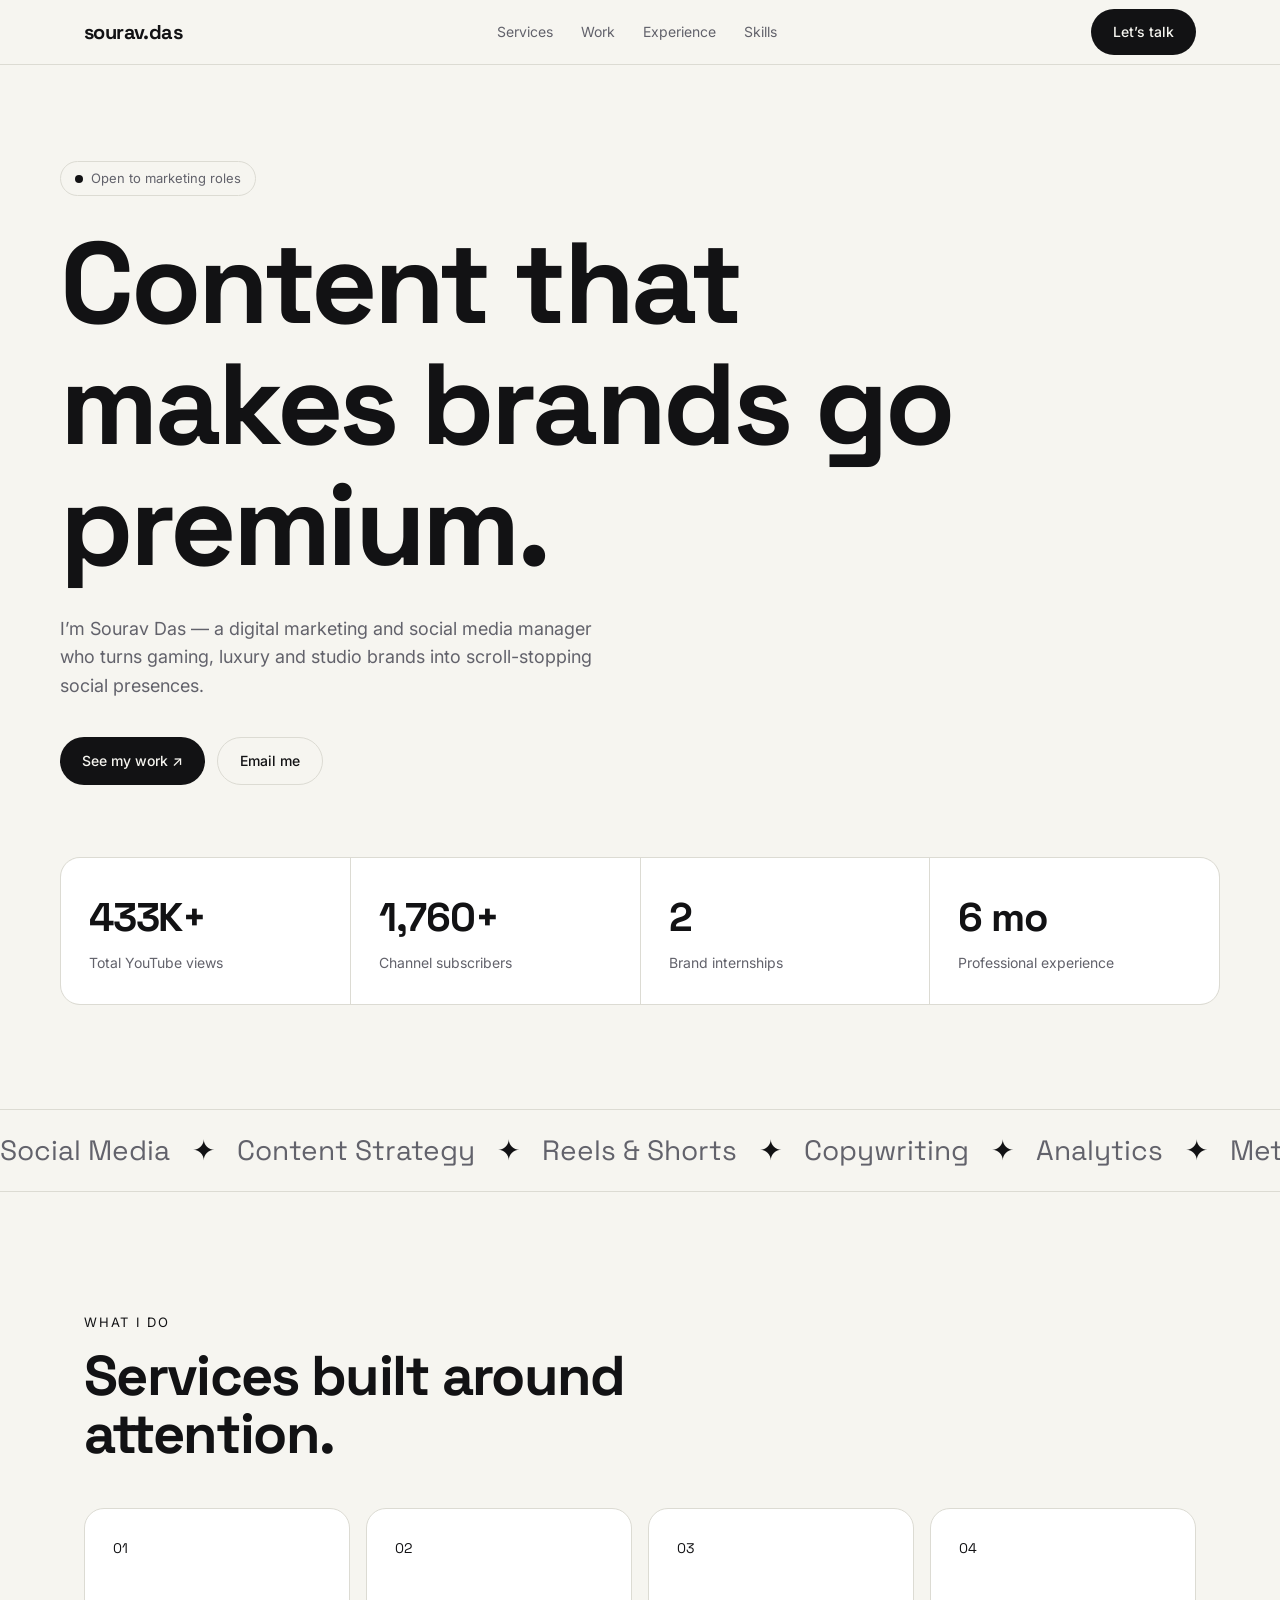
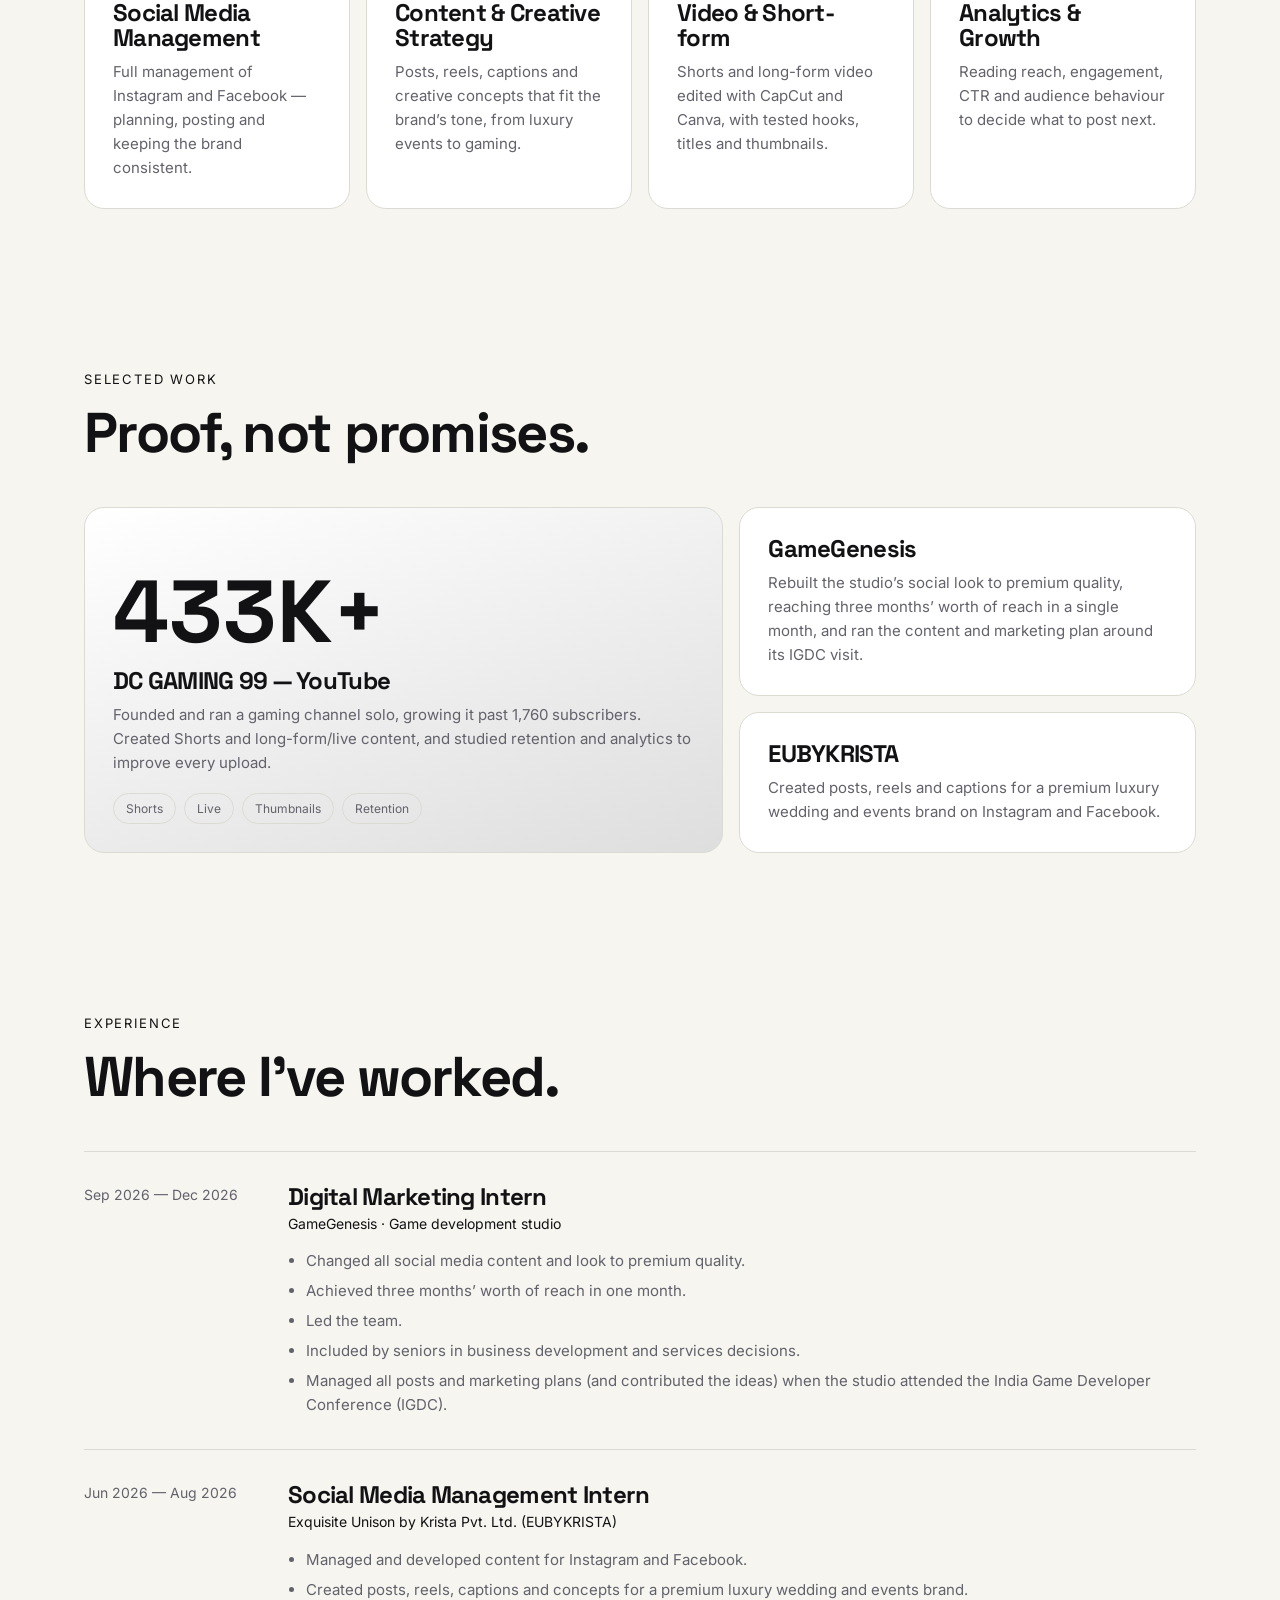
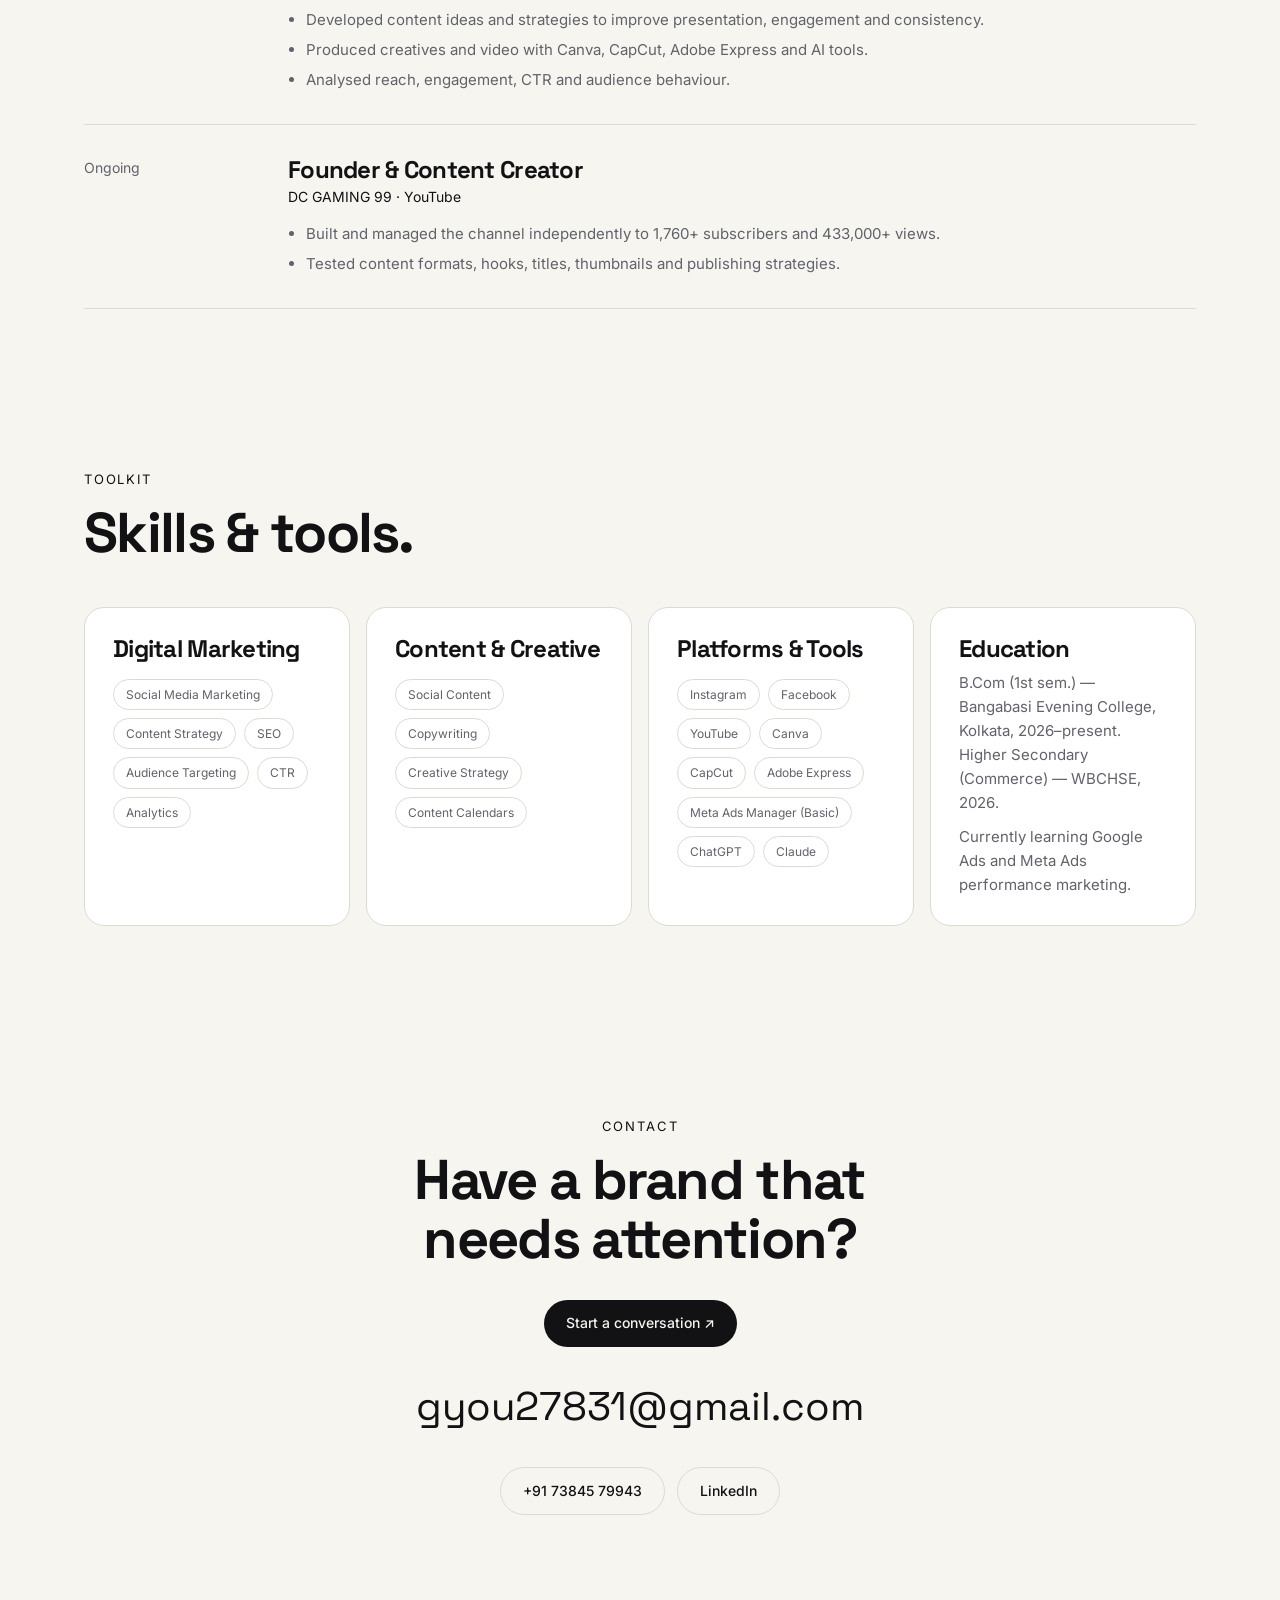
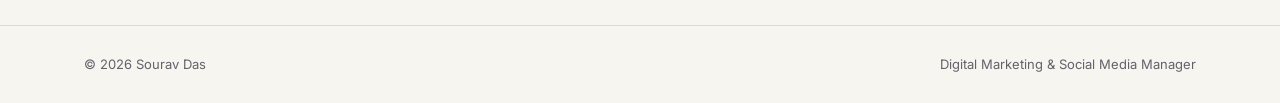
<file: index.html>
<!DOCTYPE html>
<html lang="en">
<head>
<meta charset="utf-8">
<meta name="viewport" content="width=device-width, initial-scale=1, viewport-fit=cover">
<title>Sourav Das — Digital Marketing & Social Media Manager</title>
<link rel="preconnect" href="https://fonts.googleapis.com">
<link rel="preconnect" href="https://fonts.gstatic.com" crossorigin>
<link href="https://fonts.googleapis.com/css2?family=Space+Grotesk:wght@400;500;700&family=Inter:wght@400;500&display=swap" rel="stylesheet">
<style>
:root{--bg:#0c0c0e;--surface:#16161a;--text:#f4f4f1;--muted:#9a9aa3;--line:#2a2a30;--accent:#c8ff3d;--on-accent:#0c0c0e;
box-sizing:border-box;padding-top:env(safe-area-inset-top,0px);padding-bottom:env(safe-area-inset-bottom,0px)}
@media (prefers-color-scheme:light){:root:not([data-theme="dark"]){--bg:#f6f5f0;--surface:#fff;--text:#121214;--muted:#62626b;--line:#dcdbd3;--accent:#121214;--on-accent:#f6f5f0}}
:root[data-theme="light"]{--bg:#f6f5f0;--surface:#fff;--text:#121214;--muted:#62626b;--line:#dcdbd3;--accent:#121214;--on-accent:#f6f5f0}
:root[data-theme="dark"]{--bg:#0c0c0e;--surface:#16161a;--text:#f4f4f1;--muted:#9a9aa3;--line:#2a2a30;--accent:#c8ff3d;--on-accent:#0c0c0e}
html{scroll-behavior:smooth;scroll-padding-top:80px}
*{box-sizing:border-box;margin:0}
body{background:var(--bg);color:var(--text);font-family:Inter,system-ui,sans-serif;line-height:1.6;overflow-x:hidden}
h1,h2,h3,.brand{font-family:"Space Grotesk",Inter,system-ui,sans-serif;letter-spacing:-.03em;line-height:1.05}
a{color:inherit;text-decoration:none}
.wrap{max-width:1160px;margin:0 auto;padding:0 24px}
nav{position:sticky;top:0;z-index:20;background:color-mix(in srgb,var(--bg) 85%,transparent);backdrop-filter:blur(10px);border-bottom:1px solid var(--line)}
nav .wrap{display:flex;align-items:center;justify-content:space-between;height:64px}
.brand{font-weight:700;font-size:20px}.brand b{color:var(--accent)}
.links{display:flex;gap:28px;font-size:14px;color:var(--muted)}
.links a:hover{color:var(--text)}
.btn{display:inline-flex;align-items:center;gap:8px;background:var(--accent);color:var(--on-accent);padding:12px 22px;border-radius:999px;font-weight:500;font-size:14px;transition:transform .2s}
.btn:hover{transform:translateY(-2px)}
.btn.ghost{background:transparent;color:var(--text);border:1px solid var(--line)}
.hero{padding:96px 0 64px}
.tag{display:inline-block;border:1px solid var(--line);border-radius:999px;padding:6px 14px;font-size:13px;color:var(--muted);margin-bottom:28px}
.tag i{display:inline-block;width:8px;height:8px;border-radius:50%;background:var(--accent);margin-right:8px}
h1{font-size:clamp(44px,9vw,116px);font-weight:700;max-width:12ch}
h1 span{color:var(--accent)}
.hero p{max-width:560px;color:var(--muted);font-size:18px;margin:28px 0 36px}
.cta{display:flex;gap:12px;flex-wrap:wrap}
.stats{display:grid;grid-template-columns:repeat(auto-fit,minmax(160px,1fr));gap:1px;background:var(--line);border:1px solid var(--line);border-radius:20px;overflow:hidden;margin-top:72px}
.stat{background:var(--surface);padding:28px}
.stat b{display:block;font-family:"Space Grotesk",sans-serif;font-size:40px;letter-spacing:-.03em}
.stat span{color:var(--muted);font-size:14px}
.marquee{border-block:1px solid var(--line);overflow:hidden;white-space:nowrap;padding:18px 0;margin:40px 0}
.marquee div{display:inline-block;animation:slide 28s linear infinite;font-family:"Space Grotesk",sans-serif;font-size:28px;color:var(--muted)}
.marquee em{color:var(--accent);font-style:normal;margin:0 22px}
@keyframes slide{to{transform:translateX(-50%)}}
@media (prefers-reduced-motion:reduce){.marquee div{animation:none}}
section{padding:80px 0}
.eyebrow{color:var(--accent);font-size:13px;letter-spacing:.14em;text-transform:uppercase;margin-bottom:14px}
h2{font-size:clamp(32px,5vw,56px);margin-bottom:44px;max-width:16ch}
.grid{display:grid;grid-template-columns:repeat(auto-fit,minmax(260px,1fr));gap:16px}
.card{background:var(--surface);border:1px solid var(--line);border-radius:20px;padding:28px;transition:border-color .2s,transform .2s}
.card:hover{border-color:var(--accent);transform:translateY(-4px)}
.card .n{color:var(--accent);font-family:"Space Grotesk",sans-serif;font-size:14px;margin-bottom:40px}
.card h3{font-size:24px;margin-bottom:10px}
.card p,.card li{color:var(--muted);font-size:15px}
.card ul{padding-left:18px}
.work{display:grid;grid-template-columns:1.4fr 1fr;gap:16px}
.work .card.big{min-height:340px;display:flex;flex-direction:column;justify-content:flex-end;background:linear-gradient(160deg,var(--surface),color-mix(in srgb,var(--accent) 14%,var(--surface)))}
.big .num{font-family:"Space Grotesk",sans-serif;font-size:clamp(48px,8vw,88px);font-weight:700;color:var(--accent);line-height:1}
.chips{display:flex;flex-wrap:wrap;gap:8px;margin-top:18px}
.chips span{border:1px solid var(--line);border-radius:999px;padding:5px 12px;font-size:12px;color:var(--muted)}
.tl{border-top:1px solid var(--line)}
.row{display:grid;grid-template-columns:180px 1fr;gap:24px;padding:32px 0;border-bottom:1px solid var(--line)}
.row time{color:var(--muted);font-size:14px}
.row h3{font-size:24px;margin-bottom:4px}
.row .co{color:var(--accent);font-size:14px;margin-bottom:14px}
.row ul{padding-left:18px;color:var(--muted);font-size:15px;display:grid;gap:6px}
.skills{display:grid;grid-template-columns:repeat(auto-fit,minmax(240px,1fr));gap:16px}
.contact{text-align:center;padding:110px 0}
.contact h2{margin:0 auto 32px;max-width:14ch}
.contact .mail{display:block;font-family:"Space Grotesk",sans-serif;font-size:clamp(20px,4vw,40px);margin-top:28px;word-break:break-all}
footer{border-top:1px solid var(--line);padding:28px 0;color:var(--muted);font-size:13px}
footer .wrap{display:flex;justify-content:space-between;gap:12px;flex-wrap:wrap}
@media(max-width:760px){.links{display:none}.work{grid-template-columns:1fr}.row{grid-template-columns:1fr;gap:8px}.hero{padding-top:56px}}
</style>
</head>
<body>
<nav><div class="wrap">
<a class="brand" href="#top">sourav<b>.</b>das</a>
<div class="links"><a href="#services">Services</a><a href="#work">Work</a><a href="#experience">Experience</a><a href="#skills">Skills</a></div>
<a class="btn" href="#contact">Let’s talk</a>
</div></nav>

<header class="wrap hero" id="top">
<div class="tag"><i></i>Open to marketing roles</div>
<h1>Content that makes brands <span>go premium.</span></h1>
<p>I’m Sourav Das — a digital marketing and social media manager who turns gaming, luxury and studio brands into scroll-stopping social presences.</p>
<div class="cta"><a class="btn" href="#work">See my work ↗</a><a class="btn ghost" href="mailto:gyou27831@gmail.com">Email me</a></div>
<div class="stats">
<div class="stat"><b>433K+</b><span>Total YouTube views</span></div>
<div class="stat"><b>1,760+</b><span>Channel subscribers</span></div>
<div class="stat"><b>2</b><span>Brand internships</span></div>
<div class="stat"><b>6 mo</b><span>Professional experience</span></div>
</div>
</header>

<div class="marquee"><div>
<span>Social Media</span><em>✦</em><span>Content Strategy</span><em>✦</em><span>Reels &amp; Shorts</span><em>✦</em><span>Copywriting</span><em>✦</em><span>Analytics</span><em>✦</em><span>Meta Ads</span><em>✦</em>
<span>Social Media</span><em>✦</em><span>Content Strategy</span><em>✦</em><span>Reels &amp; Shorts</span><em>✦</em><span>Copywriting</span><em>✦</em><span>Analytics</span><em>✦</em><span>Meta Ads</span><em>✦</em>
</div></div>

<section id="services"><div class="wrap">
<p class="eyebrow">What I do</p><h2>Services built around attention.</h2>
<div class="grid">
<div class="card"><div class="n">01</div><h3>Social Media Management</h3><p>Full management of Instagram and Facebook — planning, posting and keeping the brand consistent.</p></div>
<div class="card"><div class="n">02</div><h3>Content &amp; Creative Strategy</h3><p>Posts, reels, captions and creative concepts that fit the brand’s tone, from luxury events to gaming.</p></div>
<div class="card"><div class="n">03</div><h3>Video &amp; Short-form</h3><p>Shorts and long-form video edited with CapCut and Canva, with tested hooks, titles and thumbnails.</p></div>
<div class="card"><div class="n">04</div><h3>Analytics &amp; Growth</h3><p>Reading reach, engagement, CTR and audience behaviour to decide what to post next.</p></div>
</div></div></section>

<section id="work"><div class="wrap">
<p class="eyebrow">Selected work</p><h2>Proof, not promises.</h2>
<div class="work">
<div class="card big">
<div class="num">433K+</div>
<h3 style="margin-top:12px">DC GAMING 99 — YouTube</h3>
<p>Founded and ran a gaming channel solo, growing it past 1,760 subscribers. Created Shorts and long-form/live content, and studied retention and analytics to improve every upload.</p>
<div class="chips"><span>Shorts</span><span>Live</span><span>Thumbnails</span><span>Retention</span></div>
</div>
<div style="display:grid;gap:16px">
<div class="card"><h3>GameGenesis</h3><p>Rebuilt the studio’s social look to premium quality, reaching three months’ worth of reach in a single month, and ran the content and marketing plan around its IGDC visit.</p></div>
<div class="card"><h3>EUBYKRISTA</h3><p>Created posts, reels and captions for a premium luxury wedding and events brand on Instagram and Facebook.</p></div>
</div>
</div>
</div></section>

<section id="experience"><div class="wrap">
<p class="eyebrow">Experience</p><h2>Where I’ve worked.</h2>
<div class="tl">
<div class="row"><time>Sep 2026 — Dec 2026</time><div>
<h3>Digital Marketing Intern</h3><div class="co">GameGenesis · Game development studio</div>
<ul><li>Changed all social media content and look to premium quality.</li><li>Achieved three months’ worth of reach in one month.</li><li>Led the team.</li><li>Included by seniors in business development and services decisions.</li><li>Managed all posts and marketing plans (and contributed the ideas) when the studio attended the India Game Developer Conference (IGDC).</li></ul></div></div>
<div class="row"><time>Jun 2026 — Aug 2026</time><div>
<h3>Social Media Management Intern</h3><div class="co">Exquisite Unison by Krista Pvt. Ltd. (EUBYKRISTA)</div>
<ul><li>Managed and developed content for Instagram and Facebook.</li><li>Created posts, reels, captions and concepts for a premium luxury wedding and events brand.</li><li>Developed content ideas and strategies to improve presentation, engagement and consistency.</li><li>Produced creatives and video with Canva, CapCut, Adobe Express and AI tools.</li><li>Analysed reach, engagement, CTR and audience behaviour.</li></ul></div></div>
<div class="row"><time>Ongoing</time><div>
<h3>Founder &amp; Content Creator</h3><div class="co">DC GAMING 99 · YouTube</div>
<ul><li>Built and managed the channel independently to 1,760+ subscribers and 433,000+ views.</li><li>Tested content formats, hooks, titles, thumbnails and publishing strategies.</li></ul></div></div>
</div></div></section>

<section id="skills"><div class="wrap">
<p class="eyebrow">Toolkit</p><h2>Skills &amp; tools.</h2>
<div class="skills">
<div class="card"><h3>Digital Marketing</h3><div class="chips"><span>Social Media Marketing</span><span>Content Strategy</span><span>SEO</span><span>Audience Targeting</span><span>CTR</span><span>Analytics</span></div></div>
<div class="card"><h3>Content &amp; Creative</h3><div class="chips"><span>Social Content</span><span>Copywriting</span><span>Creative Strategy</span><span>Content Calendars</span></div></div>
<div class="card"><h3>Platforms &amp; Tools</h3><div class="chips"><span>Instagram</span><span>Facebook</span><span>YouTube</span><span>Canva</span><span>CapCut</span><span>Adobe Express</span><span>Meta Ads Manager (Basic)</span><span>ChatGPT</span><span>Claude</span></div></div>
<div class="card"><h3>Education</h3><p>B.Com (1st sem.) — Bangabasi Evening College, Kolkata, 2026–present.<br>Higher Secondary (Commerce) — WBCHSE, 2026.</p><p style="margin-top:10px">Currently learning Google Ads and Meta Ads performance marketing.</p></div>
</div></div></section>

<section class="contact" id="contact"><div class="wrap">
<p class="eyebrow">Contact</p>
<h2>Have a brand that needs attention?</h2>
<a class="btn" href="mailto:gyou27831@gmail.com">Start a conversation ↗</a>
<a class="mail" href="mailto:gyou27831@gmail.com">gyou27831@gmail.com</a>
<div class="cta" style="justify-content:center;margin-top:28px">
<a class="btn ghost" href="tel:+917384579943">+91 73845 79943</a>
<a class="btn ghost" href="https://www.linkedin.com/in/sourav-das-7396a4384" rel="noopener">LinkedIn</a>
</div>
</div></section>

<footer><div class="wrap"><span>© 2026 Sourav Das</span><span>Digital Marketing &amp; Social Media Manager</span></div></footer>
</body>
</html>
</file>
